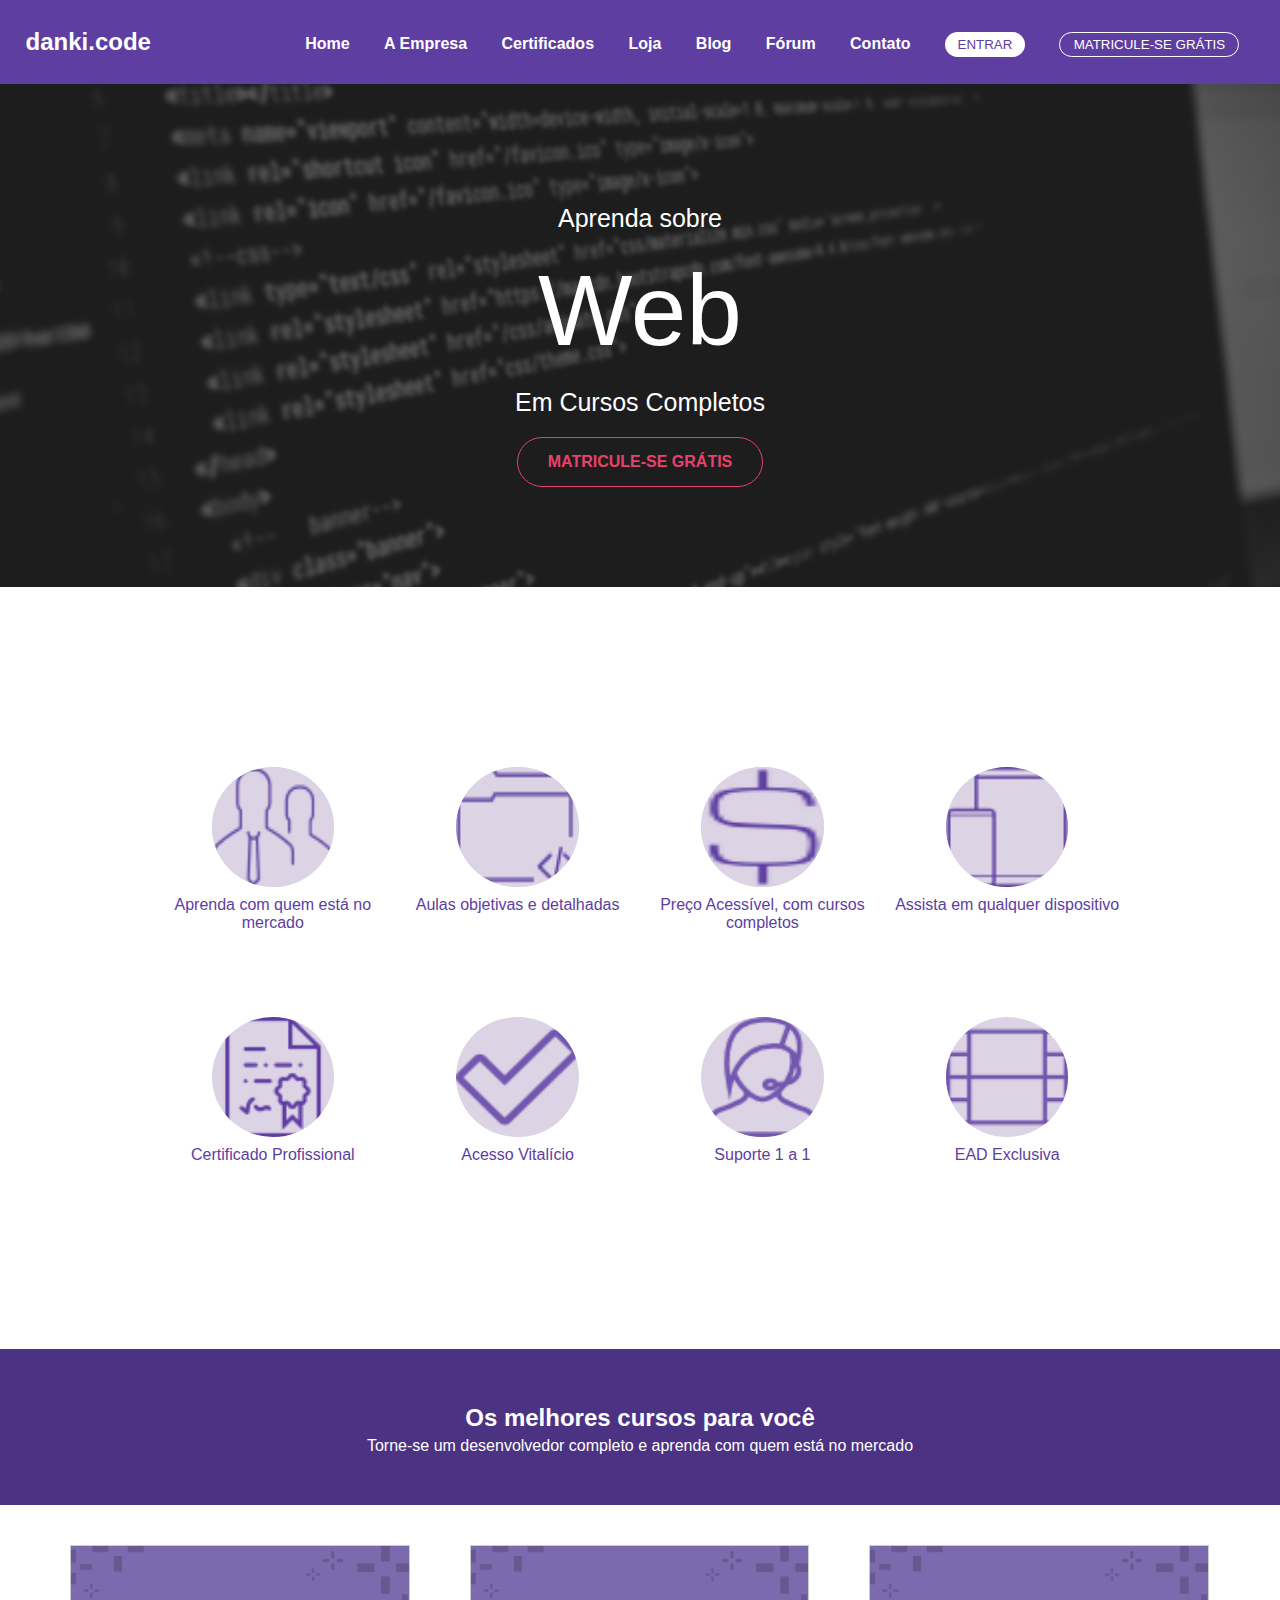
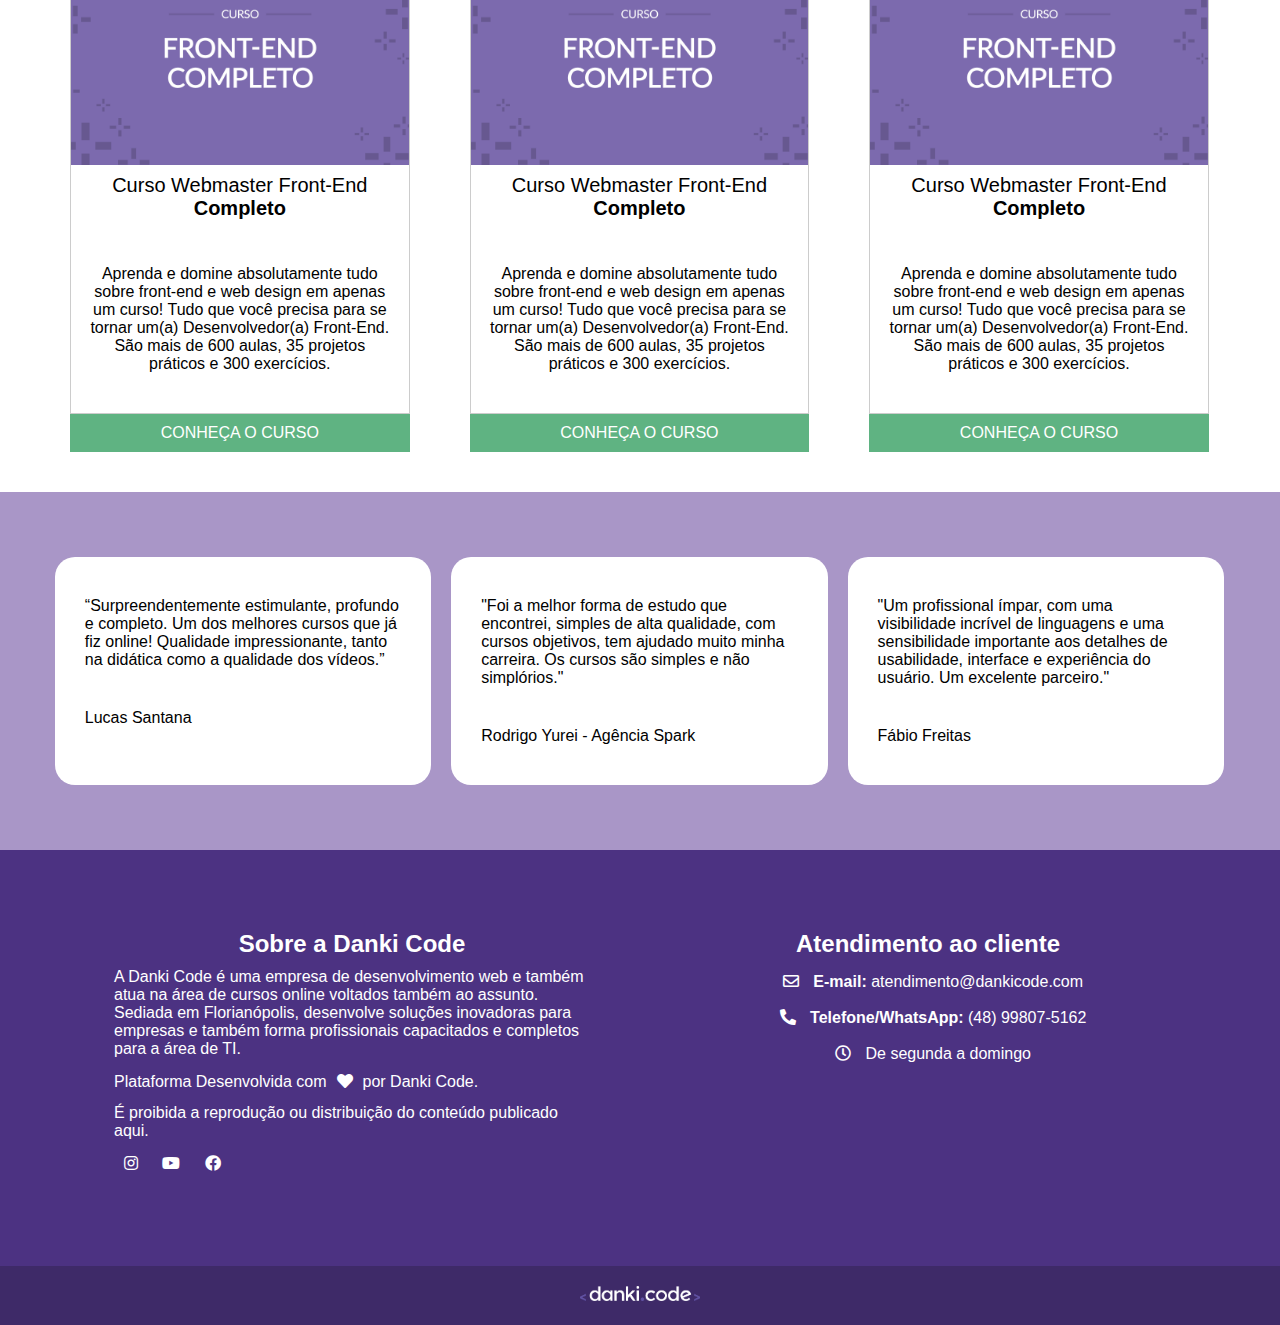
<file: DankiCodeHome/index.html>
<!DOCTYPE html>

<html lang="pt-br">
    <head>
        <meta charset="UTF-8"/>
        <meta name="author" content="Walex" />
        <meta name="description" content="Site home da danki code" />
        <meta name="keywords" content="danki code, site" />
        <title>Danki Code - Os Melhores Cursos de Programação do Brasil</title>
        <!--Font awesome-->
        <link rel="stylesheet" href="https://cdnjs.cloudflare.com/ajax/libs/font-awesome/5.11.2/css/all.css"/>
        
        <link href="css/style.css" type="text/css" rel="stylesheet" />
        <!--responsivo-->
        <meta name="viewport" content="width=device-width, initial-scale=1.0,maximum-scale=1.0"/>
        
    </head>
    
    <body>
        <header class="header-mobile">
            <div class="container">
                <input type="submit" value="ENTRAR" class="entrar"/>
                <input type="submit" value="MATRICULE-SE GRÁTIS" class="matricular"/>
            </div><!--container-->
        </header><!--header-mobile-->
        <header>
            <div class="container">
                <div class="logo left">
                    <h2><a href="https://cursos.dankicode.com/">danki.code</a></h2>
                </div><!--logo-->
                <nav class="menu-desktop right">
                    <ul>
                        <li><a href="https://cursos.dankicode.com/home">Home</a></li>
                        <li><a href="https://dankicode.com/">A Empresa</a></li>
                        <li><a href="https://cursos.dankicode.com/certificados">Certificados</a></li>
                        <li><a href="https://cursos.dankicode.com/loja">Loja</a></li>
                        <li><a href="http://blog.dankicode.com/">Blog</a></li>
                        <li><a href="https://cursos.dankicode.com/forum">Fórum</a></li>
                        <li><a href="https://cursos.dankicode.com/contato">Contato</a></li>
                        <li><input type="submit" value="ENTRAR" class="entrar"/></li>
                        <li><input type="submit" value="MATRICULE-SE GRÁTIS" class="matricular"/></li>
                    </ul>
                </nav><!--menu-desktop-->
                <nav class="menu-mobile">
                    <h2><i class="fas fa-bars"></i></h2>
                    <ul>
                        <li><a href="https://cursos.dankicode.com/home">Home</a></li>
                        <li><a href="https://dankicode.com/">A Empresa</a></li>
                        <li><a href="https://cursos.dankicode.com/certificados">Certificados</a></li>
                        <li><a href="https://cursos.dankicode.com/loja">Loja</a></li>
                        <li><a href="http://blog.dankicode.com/">Blog</a></li>
                        <li><a href="https://cursos.dankicode.com/forum">Fórum</a></li>
                        <li><a href="https://cursos.dankicode.com/contato">Contato</a></li>
                    </ul>
                </nav><!--menu-mobile-->
                <div class="clear"></div><!--clear-->
            </div><!--container-->
        </header>
        
        <section class="banner">
            <div class="container">
                <div class="conteudo-banner">
                    <p>Aprenda sobre</p>
                    <h1>Web</h1>
                    <p>Em Cursos Completos</p>
                    <input type="submit" value="MATRICULE-SE GRÁTIS">
                </div><!--conteudo-banner-->
            </div><!--container-->
        </section><!--banner-->
        
        <section class="diferencas">
            <div class="container">
                <div class="diferenciais">
                    <div class="single-diferencial w25">
                        <img src="images/icon_user.png" alt="users">
                        <p>Aprenda com quem está no mercado</p>
                    </div><!--single-diferencial-->
                    <div class="single-diferencial w25">
                        <img src="images/icon_folder.png" alt="users">
                        <p>Aulas objetivas e detalhadas</p>
                    </div><!--single-diferencial-->
                    <div class="single-diferencial w25">
                        <img src="images/icon_dolar.png" alt="users">
                        <p>Preço Acessível, com cursos completos</p>
                    </div><!--single-diferencial-->
                    <div class="single-diferencial w25">
                        <img src="images/icon_media.png" alt="users">
                        <p>Assista em qualquer dispositivo</p>
                    </div><!--single-diferencial-->
                </div><!--diferenciais-->
                <div class="diferenciais">
                    <div class="single-diferencial w25">
                        <img src="images/icon_certified.png" alt="users">
                        <p>Certificado Profissional</p>
                    </div><!--single-diferencial-->
                    <div class="single-diferencial w25">
                        <img src="images/icon_check.png" alt="users">
                        <p>Acesso Vitalício</p>
                    </div><!--single-diferencial-->
                    <div class="single-diferencial w25">
                        <img src="images/icon_support.png" alt="users">
                        <p>Suporte 1 a 1</p>
                    </div><!--single-diferencial-->
                    <div class="single-diferencial w25">
                        <img src="images/video_icon.png" alt="users">
                        <p>EAD Exclusiva</p>
                    </div><!--single-diferencial-->
                </div><!--diferenciais-->
            </div><!--container-->
        </section><!--diferencas-->
        
        <section class="melhores">
            <div class="container">
                <h2>Os melhores cursos para você</h2>
                <p>Torne-se um desenvolvedor completo e aprenda com quem está no mercado</p>
            </div><!--container-->
        </section><!--melhores-->
        
        <section class="cursos">
            <div class="container">
                <div class="cursos-all">
                    <div class="w33-cursos single-curso">
                        <div class="single-curso-info">
                            <img src="images/curso_frontend.png" alt="curso front-end"/>
                            <h3>Curso Webmaster Front-End <b>Completo</b></h3>
                            <p>Aprenda e domine absolutamente tudo sobre front-end e web design em apenas um curso! Tudo que você precisa para se tornar um(a) Desenvolvedor(a) Front-End. São mais de 600 aulas, 35 projetos práticos e 300 exercícios.</p>
                        </div><!--single-curso-info-->
                        <a href="#">CONHEÇA O CURSO</a>
                    </div><!--single-curso-->
                    <div class="w33-cursos single-curso">
                        <div class="single-curso-info">
                            <img src="images/curso_frontend.png" alt="curso front-end"/>
                            <h3>Curso Webmaster Front-End <b>Completo</b></h3>
                            <p>Aprenda e domine absolutamente tudo sobre front-end e web design em apenas um curso! Tudo que você precisa para se tornar um(a) Desenvolvedor(a) Front-End. São mais de 600 aulas, 35 projetos práticos e 300 exercícios.</p>
                        </div><!--single-curso-info-->
                        <a href="#">CONHEÇA O CURSO</a>
                    </div><!--single-curso-->
                    <div class="w33-cursos single-curso">
                        <div class="single-curso-info">
                            <img src="images/curso_frontend.png" alt="curso front-end"/>
                            <h3>Curso Webmaster Front-End <b>Completo</b></h3>
                            <p>Aprenda e domine absolutamente tudo sobre front-end e web design em apenas um curso! Tudo que você precisa para se tornar um(a) Desenvolvedor(a) Front-End. São mais de 600 aulas, 35 projetos práticos e 300 exercícios.</p>
                        </div><!--single-curso-info-->
                        <a href="#">CONHEÇA O CURSO</a>
                    </div><!--single-curso-->
                </div><!--cursos-all-->
            </div><!--container-->
        </section><!--cursos-->
        
        <section class="comentarios">
            <div class="container">
                <div class="single-comentario w33 left">
                    <div class="single-box">
                        <p>“Surpreendentemente estimulante, profundo e completo. Um dos melhores cursos que já fiz online! Qualidade impressionante, tanto na didática como a qualidade dos vídeos.”</p>
                        <p><b>Lucas Santana</b></p>
                    </div><!--single-box-->
                </div><!--single-comentario-->
                <div class="single-comentario w33 left">
                    <div class="single-box">
                        <p>"Foi a melhor forma de estudo que encontrei, simples de alta qualidade, com cursos objetivos, tem ajudado muito minha carreira. Os cursos são simples e não simplórios."</p>
                        <p><b>Rodrigo Yurei - Agência Spark</b></p>
                    </div><!--single-box-->
                </div><!--single-comentario-->
                <div class="single-comentario w33 left">
                    <div class="single-box">
                        <p>"Um profissional ímpar, com uma visibilidade incrível de linguagens e uma sensibilidade importante aos detalhes de usabilidade, interface e experiência do usuário. Um excelente parceiro."</p>
                        <p><b>Fábio Freitas</b></p>
                    </div><!--single-box-->
                </div><!--single-comentario-->
                <div class="clear"></div><!--clear-->
            </div><!--container-->
        </section><!--comentarios-->
        
        <footer class="footer1">
            <div class="container">
                <div class="informacoes w50 left">
                    <h2>Sobre a Danki Code</h2>
                    <p>A Danki Code é uma empresa de desenvolvimento web e também atua na área de cursos online voltados também ao assunto. Sediada em Florianópolis, desenvolve soluções inovadoras para empresas e também forma profissionais capacitados e completos para a área de TI.</p>
                    <p>Plataforma Desenvolvida com<i class="fas fa-heart"></i>por Danki Code.</p>
                    <p>É proibida a reprodução ou distribuição do conteúdo publicado aqui.</p>
                    
                    <p><a href="#"><i class="fab fa-instagram"></i></a> <a href="#"><i class="fab fa-youtube"></i></a> <a href="#"><i class="fab fa-facebook"></i></a></p>
                </div><!--informacoes-->
                <div class="informacoes w50 left contato">
                    <h2>Atendimento ao cliente</h2>
                    <p><i class="far fa-envelope"></i> <span>E-mail:</span> atendimento@dankicode.com</p>
                    <p><i class="fas fa-phone-alt"></i> <span>Telefone/WhatsApp:</span> (48) 99807-5162</p>
                    <p><i class="far fa-clock"></i> De segunda a domingo</p>
                </div><!--informacoes-->
                <div class="clear"></div><!--clear-->
            </div><!--container-->
        </footer><!--footer1-->
        
        <footer class="footer2">
            <div class="container">
                <a href="#"><img src="images/danki_logo.png"/></a>
            </div><!--container-->
        </footer><!--footer2-->
        
        <script src="https://code.jquery.com/jquery-3.4.1.min.js"></script>
        <!--menu-mobile-jquery-->
        <script>
            $('nav.menu-mobile h2').click(function(){
                $('nav.menu-mobile ul').slideToggle();
            });
        </script>
    </body>
</html>
</file>
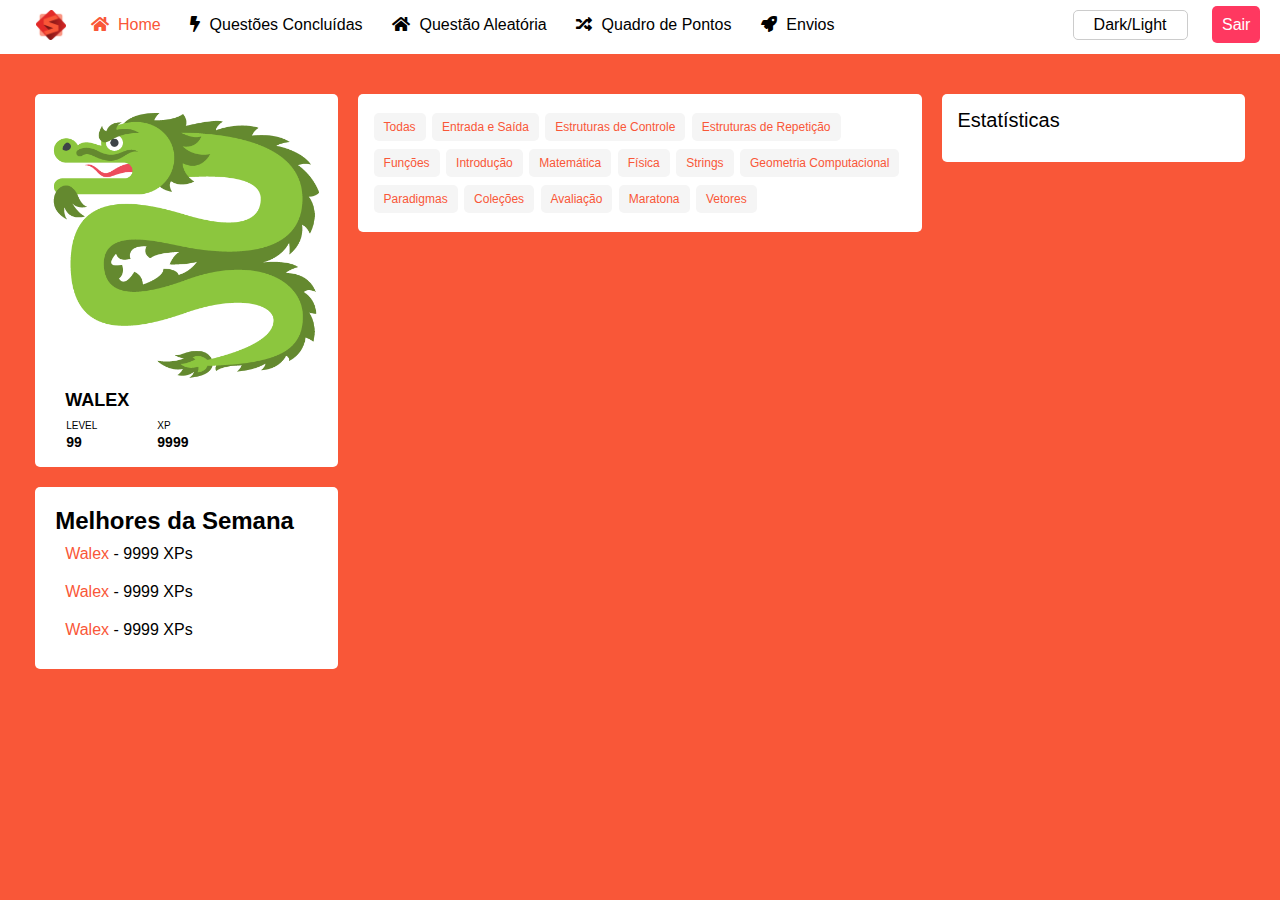
<file: homeSendit/index.html>
<!DOCTYPE html>

<html lang="pt-br">
    <!--Site original desenvolvido por Dann Luciano
    github.com/dannluciano
    -->
    <head>
        <meta charset="UTF-8"/>
        <meta name="author" content="Walex" />
        <meta name="description" content="Home" />
        <meta name="keywords" content="Home" />
        <!--Font awesome-->
        <link rel="stylesheet" href="https://cdnjs.cloudflare.com/ajax/libs/font-awesome/5.11.2/css/all.css">
        <!--css-->
        <link href="css/style.css" type="text/css" rel="stylesheet" />
        <!--responsivo-->
        <meta name="viewport" content="width=device-width, initial-scale=1.0,maximum-scale=1.0"/>
        <title>SendIT</title>
    </head>
    <body>
        <header>
            <div class="container">
                <div class="logo">
                    <a href="index.html">
                        <img src="images/logo.png"/>
                    </a>
                </div><!--logo-->
                <nav class="menu-desktop">
                    <ul>
                        <li><a href="" class="selected"><i class="fas fa-home"></i> Home</a></li>
                        <li><a href=""><i class="fas fa-bolt"></i> Questões Concluídas</a></li>
                        <li><a href=""><i class="fas fa-home"></i> Questão Aleatória</a></li>
                        <li><a href=""><i class="fas fa-random"></i> Quadro de Pontos</a></li>
                        <li><a href=""><i class="fas fa-rocket"></i> Envios</a></li>
                    </ul>
                    
                    <div class="menu-desktop-sair">
                        <input type="submit" value="Dark/Light">
                        <a href="#">Sair</a>
                    </div><!--menu-desktop-sair-->
                </nav><!--menu-desktop-->
                <nav class="menu-mobile">
                    <h2><i class="fas fa-bars"></i></h2>
                    <ul>
                        <li><a href="" class="selected"><i class="fas fa-home"></i> Home</a></li>
                        <li><a href=""><i class="fas fa-bolt"></i> Questões Concluídas</a></li>
                        <li><a href=""><i class="fas fa-home"></i> Questão Aleatória</a></li>
                        <li><a href=""><i class="fas fa-random"></i> Quadro de Pontos</a></li>
                        <li><a href=""><i class="fas fa-rocket"></i> Envios</a></li>
                        <li><input type="submit" value="Dark/Light"></li>
                        <li><a href="#" class="sair">Sair</a></li>
                    </ul>
                </nav><!--menu-mobile-->
                <div class="clear"></div><!--clear-->
            </div><!--container-->
        </header>
        
        <section>
            <div class="container">
                <div class="w25">
                    <div class="perfil">
                        <img src="images/level_73.png" alt="Level 73 imagem"/>
                        <h2>WALEX</h2>
                        <table>
                            <tr>
                                <th><small>LEVEL</small></th>
                                <th><small>XP</small></th>
                            </tr>
                            <tr>
                                <td>99</td>
                                <td>9999</td>
                            </tr>
                        </table>
                    </div><!--perfil-->
                    
                    <div class="melhores-da-semana">
                        <h2>Melhores da Semana</h2>
                        <p><a href="#">Walex</a> - 9999 XPs</p>
                        <p><a href="#">Walex</a> - 9999 XPs</p>
                        <p><a href="#">Walex</a> - 9999 XPs</p>
                    </div><!--melhores-da-semana-->
                </div><!--w25-->
                
                <div class="w50">
                    <div class="tags">
                        <a href="#">Todas</a> <a href="#">Entrada e Saída</a> <a href="#">Estruturas de Controle</a> <a href="#">Estruturas de Repetição</a> <a href="#">Funções</a> <a href="#">Introdução</a> <a href="#">Matemática</a> <a href="#">Física</a> <a href="#">Strings</a> <a href="#">Geometria Computacional</a> <a href="#">Paradigmas</a> <a href="#">Coleções</a> <a href="#">Avaliação</a> <a href="#">Maratona</a> <a href="#">Vetores</a>
                    </div><!--tags-->    
                </div><!--w50-->
                
                <div class="w25">
                    <div class="estatisticas">
                        <h2>Estatísticas</h2>
                    </div><!--estatisticas-->
                </div><!--w25-->
                <div class="clear"></div><!--clear-->
            </div><!--container-->
        </section>
        
        
        <script src="https://code.jquery.com/jquery-3.4.1.min.js"></script>
        <!--menu-mobile-jquery-->
        <script>
            $('nav.menu-mobile h2').click(function(){
                $('nav.menu-mobile ul').slideToggle();
        });
        </script>
    </body>
</html>
</file>
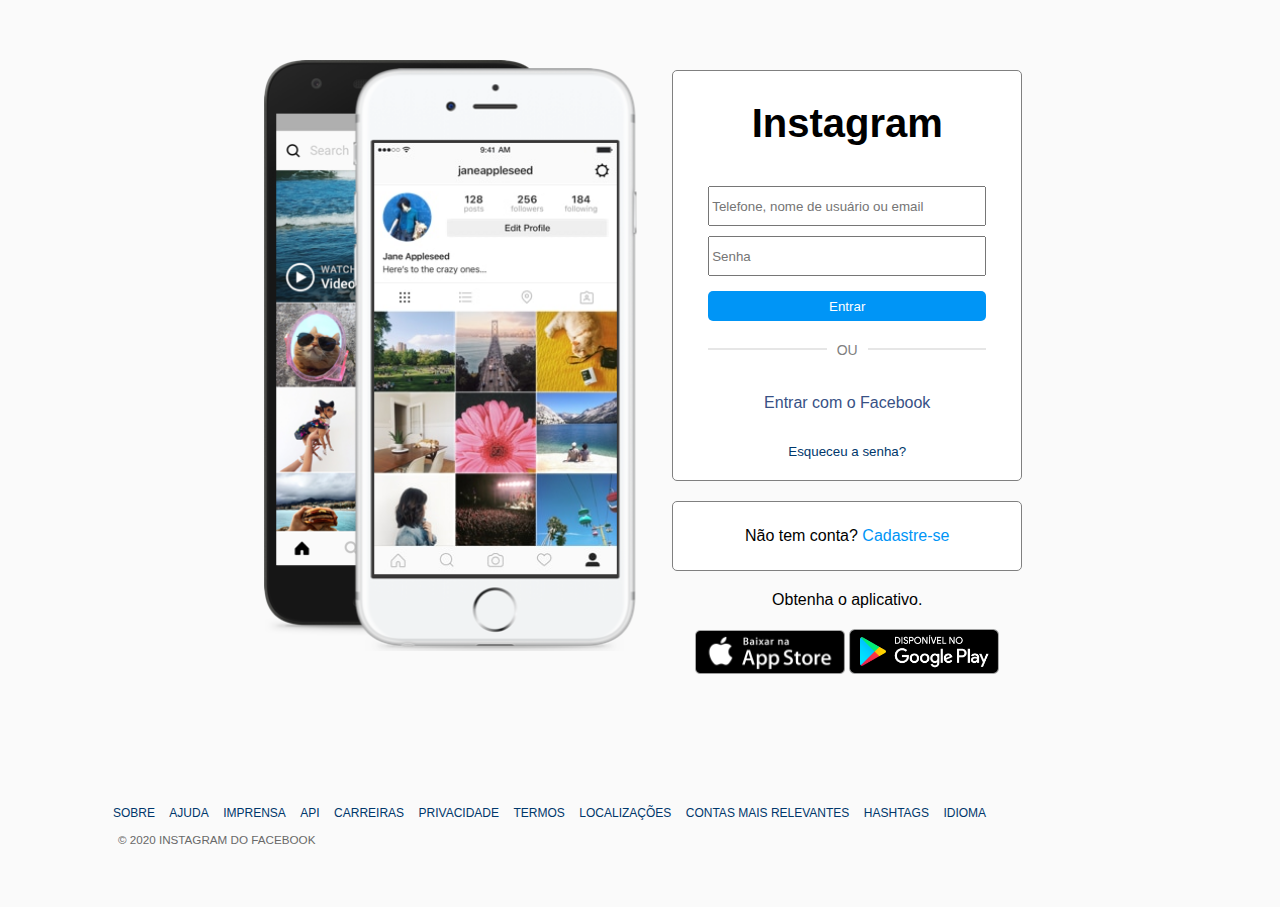
<file: loginInstagram/index.html>
<!DOCTYPE html>

<html lang="pt-br">
    <head>
        <meta name="author" content="Walex" />
        <meta name="description" content="Tela de login do Instagram" />
        <meta name="keywords" content="login, instagram" />
        <link href="css/style.css" type="text/css" rel="stylesheet" />
        <title>Instagram</title>
        
        <!--responsivo-->
        <meta name="viewport" content="width=device-width, initial-scale=1.0,maximum-scale=1.0"/>
    </head>
    
    <body>
        <section>
            <div class="container">
                <div class="box">
                    <div class="celular">
                        <img src="images/celular.png" alt="Celular com o aplicativo instagram"/>
                    </div><!--celular-->
                    <div class="login-right">
                        <div class="login">
                            <h2>Instagram</h2>
                            <form class="login-form">
                                <input type="text" placeholder="Telefone, nome de usuário ou email"><br/>
                                <input type="password" placeholder="Senha"/><br/>
                                <input type="submit" name="entrar" value="Entrar"/>
                            </form><!--login-form-->

                            <div class="line-ou"><div class="text-line"></div><span>OU</span><div class="text-line"></div>
                            </div><!--line-ou-->

                            <a href="#" class="facebook">Entrar com o Facebook</a><!--facebook-->
                            <a href="#" class="esqueceu"><small>Esqueceu a senha?</small></a><!--esqueceu-->
                        </div><!--login-->
                        <div class="conta">
                            <p>Não tem conta? <a href="#">Cadastre-se</a></p>
                        </div><!--conta-->
                        
                        <p>Obtenha o aplicativo.</p>
                        
                        <a href="#" class="store"><img src="images/appstore.png"></a><!--store-->
                        <a href="#" class="store"><img src="images/googleplay.png"></a><!--store-->
                    </div><!--login-right-->
                </div><!--box-->
            </div><!--container-->
        </section>
        
        <footer>
            <div class="container">
                <div class="rodape">
                    <a href="#">SOBRE</a>
                    <a href="#">AJUDA</a>
                    <a href="#">IMPRENSA</a>
                    <a href="#">API</a>
                    <a href="#">CARREIRAS</a>
                    <a href="#">PRIVACIDADE</a>
                    <a href="#">TERMOS</a>
                    <a href="#">LOCALIZAÇÕES</a>
                    <a href="#">CONTAS MAIS RELEVANTES</a>
                    <a href="#">HASHTAGS</a>
                    <a href="#">IDIOMA</a>
                    <p><small>© 2020 INSTAGRAM DO FACEBOOK</small></p>
                </div><!--rodape-->
            </div><!--container-->
        </footer>
    </body>
</html>
</file>
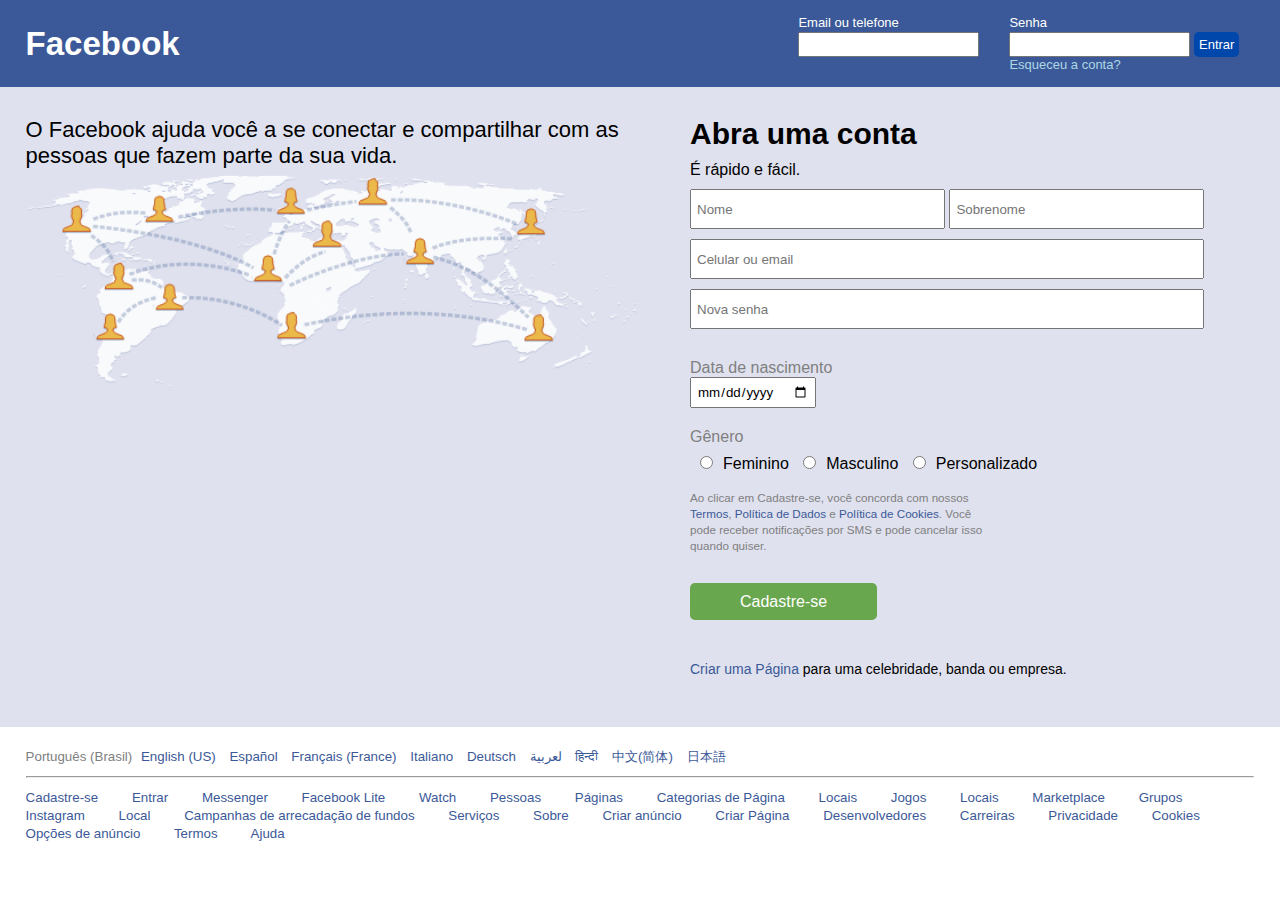
<file: PagInicalFacebook/index.html>
<!DOCTYPE html>

<html lang="pt-br">
    <head>
        <meta charset="UTF-8"/>
        <meta name="author" content="Walex"/>
        <meta name="description" content="Página de cadastro do facebook" />
        <meta name="keywords" content="facebook, cadastro, login" />
        <meta name="viewport" content="width=device-width; initial-scale=1.0;maximum-scale=1.0"/>
        
        <link href="css/style.css" type="text/css" rel="stylesheet" />
        
        <title>Facebook - entre ou cadastre-se</title>
    </head>
    
    <body>
        <header>
            <div class="container">
                <div class="logo">
                    <h2>Facebook</h2>
                </div><!--logo-->
                <div class="login">
                    <form>
                        <div class="login-dados">
                            <label for="email">Email ou telefone</label><br/>
                            <input type="text" id="email" name="email">
                        </div><!--login-dados-->
                        <div class="login-dados">
                            <label for="senha">Senha</label><br/>
                            <input type="passoword" id="senha" name="senha">
                            <a href="#" class="entrar">Entrar</a>
                            <a href="#" class="esqueceu">Esqueceu a conta?</a>
                        </div><!--login-dados-->
                    </form>
                </div><!--login-->
                <div class="clear"></div><!--clear-->
            </div><!--container-->
        </header>
        
        <section class="principal">
            <div class="container">
                <div class="conexao">
                    <p>O Facebook ajuda você a se conectar e compartilhar com as pessoas que fazem parte da sua vida.</p>
                    <img src="imagens/conectado.png"/>
                </div><!--conexao-->
                <div class="clear"></div>
                <div class="cadastro">
                    <h1>Abra uma conta</h1>
                    <p>É rápido e fácil.</p>
                    <form>
                        <div class="nome-sobrenome">
                            <input type="text" id="nome" name="nome" placeholder="Nome" />
                            <input type="text" id="sobrenome" name="sobrenome" placeholder="Sobrenome"/>
                        </div><!--nome-sobrenome-->
                        
                        <div class="senha-email">
                            <input type="text" id="telefone" name="telefone" placeholder="Celular ou email"/><br/>
                            <input type="passoword" id="pass" name="pass" placeholder="Nova senha"/>
                        </div><!--senha-email-->
                        
                        <div class="nascimento">
                            <label for="data">Data de nascimento</label><br/>
                            <input type="date" name="nascimento">
                        </div><!--nascimento-->
                        
                        <div class="cadastro-genero">
                            <label for="genero">Gênero</label><br/>
                            <input type="radio" name="genero" />Feminino
                            <input type="radio" name="genero" />Masculino
                            <input type="radio" name="genero" />Personalizado
                        </div><!--cadastro-genero-->
                        
                        <div class="termos">
                            <p><small>Ao clicar em Cadastre-se, você concorda com nossos <a href="#">Termos</a>, <a href="#">Política de Dados</a> e <a href="#">Política de Cookies</a>. Você pode receber notificações por SMS e pode cancelar isso quando quiser.</small></p>
                        </div><!--termos-->
                        
                        <a href="#" class="cadastre-se">Cadastre-se</a><!--cadastre-se-->
                    </form>
                    
                    <p class="criar-pagina"><a href="#">Criar uma Página</a> para uma celebridade, banda ou empresa.</p>
                </div><!--cadastro-->
                <div class="clear"></div>
            </div><!--container-->
        </section><!--principal-->
        
        <footer class="rodape">
            <div class="container">
                <div class="linguas">
                    <p><small>Português (Brasil) <a href="#" class="linguas-ancoragem">English (US)</a> <a href="#" class="linguas-ancoragem">Español</a> <a href="#" class="linguas-ancoragem">Français (France)</a> <a href="#" class="linguas-ancoragem">Italiano</a> <a href="#" class="linguas-ancoragem">Deutsch</a> <a href="#" class="linguas-ancoragem">لعربية</a> <a href="#" class="linguas-ancoragem">हिन्दी</a> <a href="#" class="linguas-ancoragem">中文(简体)</a> <a href="#" class="linguas-ancoragem">日本語</a></small></p>
                </div><!--linguas-->
                <hr>
                <div class="tags">
                    <p><small><a href="#">Cadastre-se</a> <a href="#">Entrar</a> <a href="#">Messenger</a> <a href="#">Facebook Lite</a> <a href="#">Watch</a> <a href="#">Pessoas</a> <a href="#">Páginas</a> <a href="#">Categorias de Página</a> <a href="#">Locais</a> <a href="#">Jogos</a> <a href="#">Locais</a> <a href="#">Marketplace</a> <a href="#">Grupos</a> <a href="#">Instagram</a> <a href="#">Local</a> <a href="#">Campanhas de arrecadação de fundos</a> <a href="#">Serviços</a> <a href="#">Sobre</a> <a href="#">Criar anúncio</a> <a href="#">Criar Página</a> <a href="#">Desenvolvedores</a> <a href="#">Carreiras</a> <a href="#">Privacidade</a> <a href="#">Cookies</a> <a href="#">Opções de anúncio</a> <a href="#">Termos</a> <a href="#">Ajuda</a></small></p>
                </div><!--tags-->
            </div><!--container-->
        </footer><!--rodape-->
        
    </body>
</html>
</file>
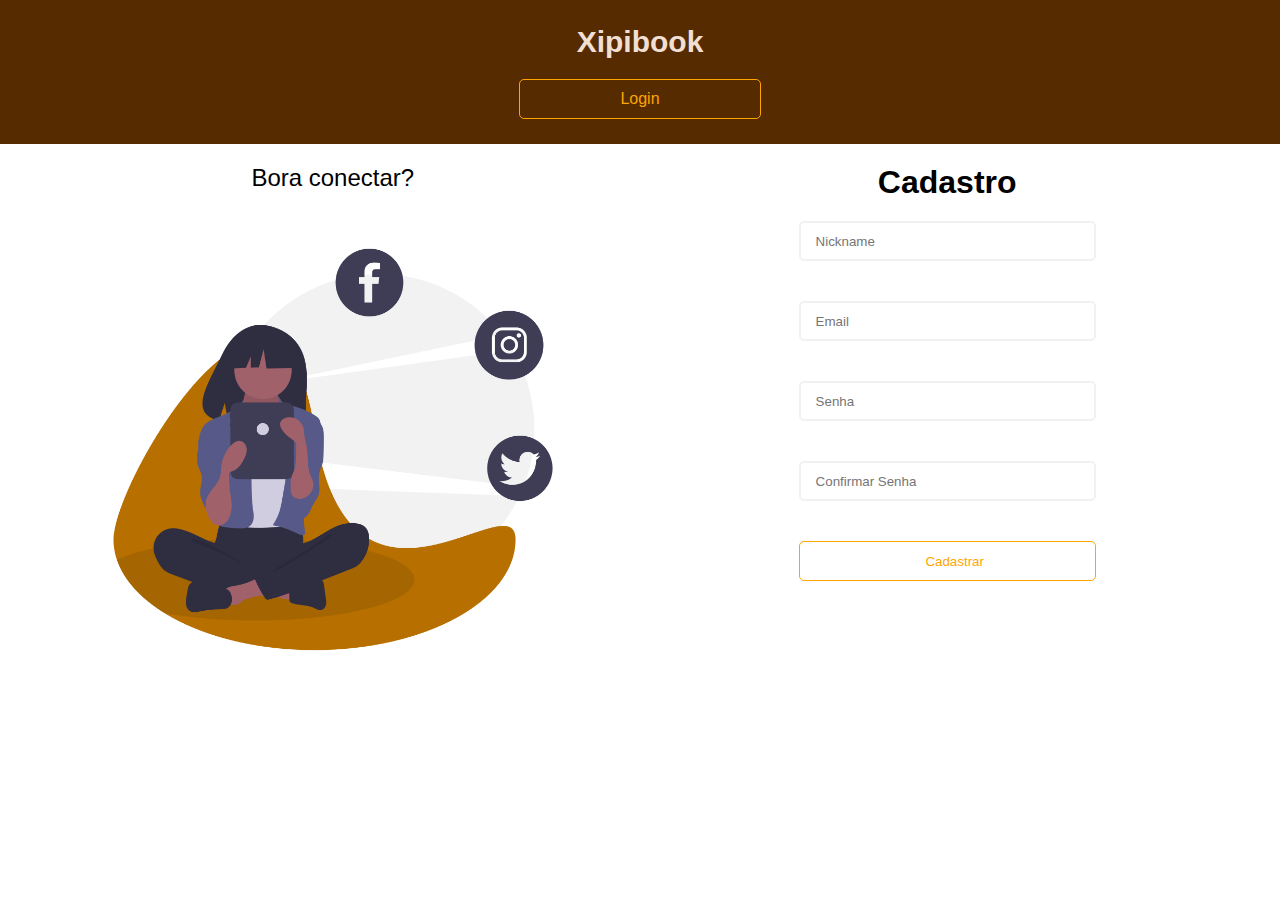
<file: redesocial/index.html>
<!DOCTYPE html>

<html lang="pt-br">
    <head>
        <meta charset="utf-8"/>
        <meta name="author" content="Walex"/>
        <meta name="description" content="Rede social" />
        <meta name="keywords" content="rede, social, web" />
        
        <!--css-->
        <link href="css/style.css" rel="stylesheet" type="text/css"/>
        
        <title>Xipibook</title>
        
        <!--responsivo-->
        <meta name="viewport" content="width=device-width, initial-scale=1.0,maximum-scale=1.0"/>
    </head>
    <body>
        
        <header>
            <div class="container">
                <div class="logo center">
                    <h2>Xipibook</h2>
                    <a href="#">Login</a>
                </div><!--logo-->
            </div><!--container-->
        </header>
        
        <section>
            <div class="container">
                <div class="conectado w50 left">
                    <h3>Bora conectar?</h3>
                    <img src="images/conectado.png"/>
                </div><!--conectado-->
                <div class="cadastro w50 left">
                    <h2>Cadastro</h2>
                    <form>
                        <input type="text" placeholder="Nickname"/><br/>
                        <input type="text" placeholder="Email"/><br/>
                        <input type="password" placeholder="Senha"/><br/>
                        <input type="password" placeholder="Confirmar Senha"/><br/>
                        
                        <input type="submit" value="Cadastrar" />
                    </form>
                </div><!--cadastro-->
                <div class="clear"></div><!--clear-->
            </div><!--container-->
        </section>
    </body>
</html>
</file>
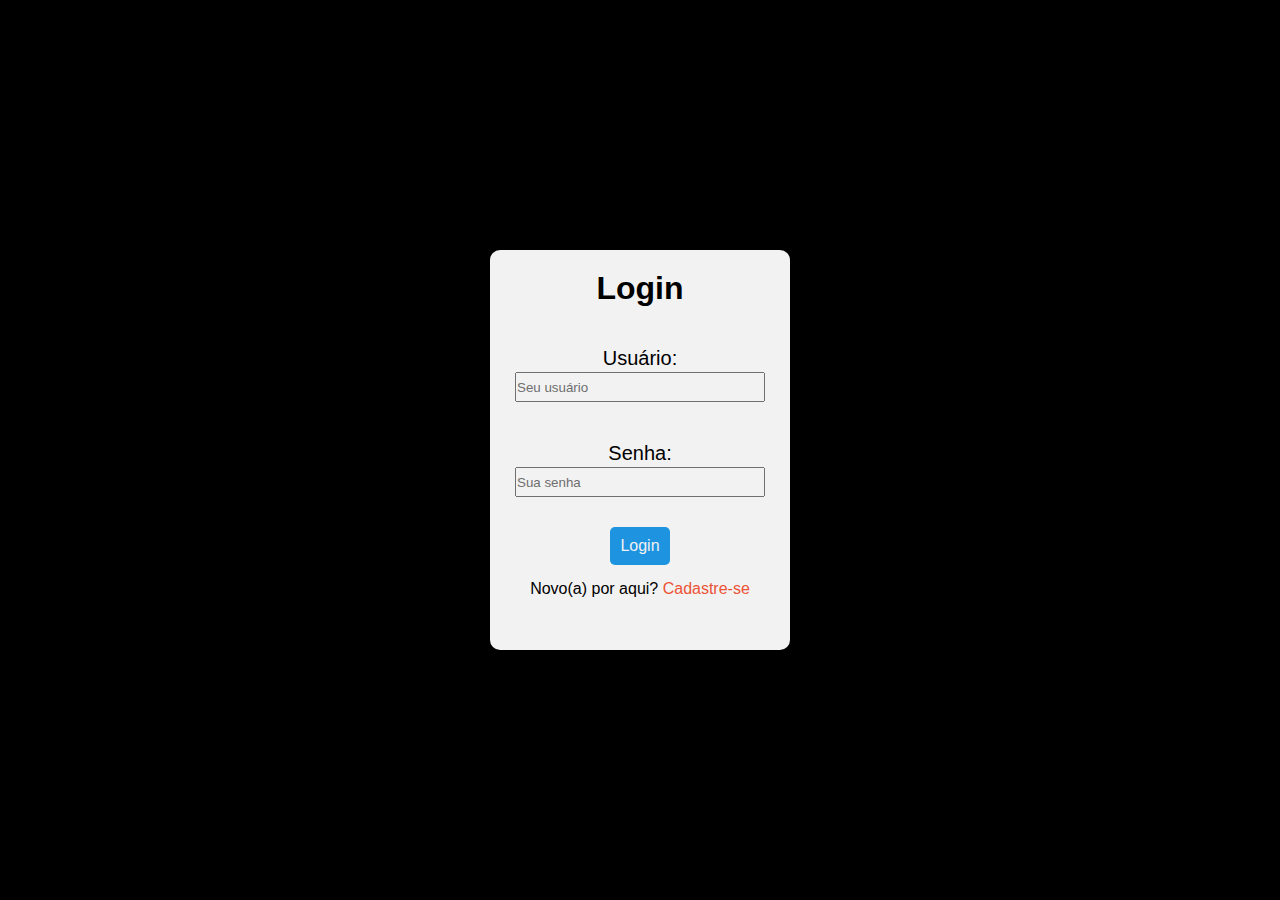
<file: teladelogin/index.html>
<!DOCTYPE html>

<html lang="pt-br">
    <head>
        <meta charset="UTF-8" />
        <meta name="author" content="Walex" />
        <meta name="description" content="Tela de login" />
        <link href="css/style.css" type="text/css" rel="stylesheet" />
        <meta name="viewport" content="width=device-width, initial-scale=1.0,maximum-scale=1.0"/>
        <title>Login</title>
    </head>
    
    <body>
        <div class="box">
            <div class="titulo">
                <h1>Login</h1>
            </div><!--titulo-->    
            <div class="login">
                <form>
                    <div class="forms">
                        <label for="usuario">Usuário:</label><br/>
                        <input type="text" id="usuario" name="usuario" placeholder="Seu usuário"><br>
                    </div><!--forms-->
                    <div class="forms">
                        <label for="senha">Senha:</label><br/>
                        <input type="password" id="senha" name="senha" placeholder="Sua senha"><br>
                    </div><!--forms-->
                </form>
                <div class="botao">
                    <a href="#">Login</a>
                </div><!--botao-->
                    
                <div class="cadastre-se">Novo(a) por aqui? <a href="#">Cadastre-se</a></div><!--cadastre-se-->                    
            </div><!--login-->
        </div><!--box-->
    </body>
</html>
</file>
<file: DankiCodeHome/css/style.css>
*{
    margin: 0;
    padding: 0;
    box-sizing: border-box;
    font-family: Arial, Helvetica, sans-serif;
}

/*Classes auxiliares*/

.container{
    margin: 0 auto;
    padding: 0 2%;
    max-width: 1280px;
}

.clear{
    clear: both;
}

.w50{
    width: 50%;
}

.left{
    float: left;
}

.right{
    float: right;
}
.center{
    margin: 0 auto;
}
.w25{
    width: 25%;
}

.w33{
    width: 33.3%;
}

.w33-cursos{
    width: 33.3%;
}


/*Classes do site*/

header.header-mobile{
    text-align: center;
    display: none;
    padding: 30px 0;
    background-color: #4c3282;
}

header{
    background: #5e3ea1;
}

.logo{
    padding: 28px 0;
}

.logo h2 a{
    color: #fff;
    text-decoration: none;
}

nav.menu-desktop{
    position: relative;
    top: 32px;
}

nav.menu-desktop ul li{
    display: inline-block;
    margin: 0 15px;
}

nav.menu-desktop ul li a{
    color: #fff;
    text-decoration: none;
    font-weight: bold;
}

nav.menu-desktop ul li a:hover{
    color: darkorchid;
}

.entrar{
    display: inline-block;
    border: 0;
    width: 80px;
    height: 25px;
    border-radius: 15px;
    color: #5e3ea1;
    background: #fff;
    cursor: pointer;
}

.matricular{
    display: inline-block;
    background: none;
    color: #fff;
    height: 25px;
    width: 180px;
    border-radius: 15px;
    border: 0;
    border: 1px solid #fff;
    cursor: pointer;
}

nav.menu-mobile{
    display: none;
    margin: 30px 0;
    float: right;
}

nav.menu-mobile h2{
    cursor: pointer;
    color: #fff;
}

nav.menu-mobile li{
    padding: 8px 0;
}

nav.menu-mobile a{
    display: block;
    text-decoration: none;
    color: #5e3ea1;
}

nav.menu-mobile ul{
    display: none;
    text-align: center;
    width: 100%;
    background-color: #fff;
    position: absolute;
    left: 0;
    top: 170px;
    z-index: 999;
}

/*Section banner*/

section.banner{
    padding: 100px;
    background-image: url(../images/banner-home.png);
    text-align: center;
    background-size: cover;
    
    color: #fff;
}

.conteudo-banner p{
    font-size: 25px;
    margin: 20px 0;
}

.conteudo-banner h1{
    font-size: 100px;
    margin: 5px 0;
    font-weight: normal;
}

.conteudo-banner input{
    display: inline-block;
    border: 0;
    background: none;
    color: #e7426b;
    border: 1px solid #e7426b;
    border-radius: 30px;
    font-weight: bold;
    font-size: 16px;
    padding: 15px 30px;
    cursor: pointer;
}

/*diferenciais*/
section.diferencas{
    padding: 100px 130px;
}
.diferenciais{
    display: flex;
    flex-wrap: wrap;
    margin: 80px 0;
}

.single-diferencial{
    text-align: center;
    color: #5e3ea1;
}

.single-diferencial p{
    margin: 5px 0;
}


.single-diferencial img{
    display: inline-block;
    width: 50%;
    background-color: #dcd4e5;
    height: 120px;
    border-radius: 50%;
}

/*Melhores cursos*/
section.melhores{
    background-color: #4c3282;
    padding: 50px 2px;
    text-align: center;
    color: #fff;
}
section.melhores h2{
    margin: 5px 0;
}

section.melhores p{
    font-weight: lighter;
}

/*Cursos*/

section.cursos{
    padding: 40px 15px;
}

.cursos-all{
    display: flex;
    flex-wrap: wrap;
}

.single-curso{
    text-align: center;
    padding: 0 30px;
}
.single-curso h3{
    padding: 5px 15px;
    font-weight: normal;
    font-size: 20px;
}
.single-curso p{
    padding: 40px 15px;
}

.single-curso-info{
    border: 1px solid #ccc;
}

.single-curso img{
    width: 100%;
}

.single-curso a{
    display: inline-block;
    width: 100%;
    color: #fff;
    padding: 10px 0;
    background-color: #5fb382;
    text-decoration: none;
}

/*Sessão Comentarios*/

section.comentarios{
    background-color: #a996c7;
    padding: 60px 20px;
}

section.comentarios .container{
    display: flex;
    flex-wrap: wrap;
}

.single-comentario{
    display: flex;
    flex-wrap: wrap;
    padding: 5px 10px;
}

.single-box{
    display: inline-block;
    background-color: #fff;
    padding: 20px;
    border-radius: 20px;
}
.single-box p{
    font-weight: lighter;
    padding: 20px 10px;
}

/*Sessão footer*/
footer.footer1{
    background-color: #4c3282;
    padding: 20px 40px;
    color: #fff;
}

.informacoes{
    padding: 60px 50px;
    font-weight: lighter;
    text-align: left;
}

.informacoes h2{
    text-align: center;
}

.informacoes p{
    margin: 10px 0;
}
.informacoes span{
    font-weight: bold;
}
.informacoes i{
    margin: 5px 10px;
    color: #fff;
}

.contato{
    text-align: center;
}

/*Sessão footer2*/

footer.footer2{
    background-color: #3e2a68;
    text-align: center;
}

footer.footer2 img{
    height: 15px;
    margin: 20px 0;
}

@media screen and (max-width: 1170px){
    header.header-mobile{
        display: block;
    }
    
    nav.menu-mobile{
        display: block;
    }
    
    nav.menu-mobile ul{
        display: none;
    }
    nav.menu-desktop{
        display: none;
    }
    header.header-mobile .entrar{
        margin: 5px;
    }

    header.header-mobile .matricular{
        margin: 5px;
    }

}

@media screen and (max-width: 968px){
    .w33{
        width: 100%;
    }
    
    .w33-cursos{
        width: 50%;
        margin-top: 20px;
    }
    
    .w25{
        margin-top: 25px;
        width: 50%;
    }
    
}

@media screen and (max-width: 550px){
    .w25{
        width: 100%;
    }
    
    .w33-cursos{
        width: 100%;
    }
    
    .w50{
        width: 100%;
    }
    
    .informacoes{
        text-align: center;
        padding: 5px 0;
    }
    
    section.banner{
        padding: 50px;
    }
    
    .single-comentario{
        padding: 15px 0;
    }

    .single-box{
        padding: 5px;   
    }
    
    section.diferencas{
        padding: 100px 10px;
    }
}

@media screen and (max-width: 310px){
    
    header.header-mobile .matricular{
        margin-top: 10px;
    }
    
    section.melhores{
        background-color: #4c3282;
        padding: 50px 2px;
        text-align: center;
        color: #fff;
    }
    section.melhores h2{
        margin: 5px 0;
        font-size: 18px;
    }

    section.melhores p{
        font-size: 14px;
    }
    
    section.banner{
        text-align: center;
    }

    .conteudo-banner p{
        font-size: 30px;
        margin: 20px 0;
    }

    .conteudo-banner h1{
        font-size: 50px;
        margin: 5px 0;
        font-weight: normal;
    }

    .conteudo-banner input{
        display: block;
        border-radius: 30px;
        font-size: 12px;
        padding: 15px 20px;
        cursor: pointer;
    }
    
    
}
</file>
<file: homeSendit/css/style.css>
*{
    margin: 0;
    padding: 0;
    box-sizing: border-box;
    font-family: Arial, Helvetica, sans-serif;
}

html, body{
    background-color: #f95738;
}

/*Classes Auxiliares*/

.container{
    max-width: 1280px;
    padding: 0 2%;
    margin: 0 auto;
}

.clear{
    clear: both;
}

.w25{
    float: left;
    width: 25%;
}

.w50{
    float: left;
    width: 50%;
}

/*Classes do site*/

/*header*/

header{
    background-color: #fff;
}

.logo{
    float: left;
    width: 30px;
    margin: 10px 10px;
}

.logo img{
    width: 100%;
}

.menu-desktop{
    position: relative;
    top: 16px;
}

.menu-desktop ul li{
    padding: 0 10px;
    list-style: none;
    display: inline-block;
}

i{
    padding: 0 5px;
}

.menu-desktop ul{
    float: left;  
}

.menu-desktop ul li a{
    text-decoration: none;
    color: black;
}

.menu-desktop ul li a:hover{
    color: deepskyblue;
}

.menu-desktop-sair{
    margin: -6px;
    float: right;
}

.menu-desktop-sair input{
    border: 0;
    background-color: #fff;
    border: 1px solid #ccc;
    padding: 5px 20px;
    border-radius: 5px;
    font-size: 16px;
    cursor: pointer;
}

.menu-desktop-sair input:hover{
    border-color: black;
}

.menu-desktop-sair a{
    text-decoration: none;
    padding: 10px;
    border-radius: 5px;
    background-color: #ff3860;
    color: #fff;
    margin-left: 20px;
}

nav.menu-mobile ul li a.selected{
    color: #f95738;
}

nav.menu-desktop ul li a.selected{
    color: #f95738;
}

nav.menu-mobile{
    display: none;
    margin: 10px 0;
    float: right;
}

nav.menu-mobile h2{
    cursor: pointer;
}

nav.menu-mobile li{
    padding: 8px 0;
}

nav.menu-mobile ul li:hover{
    border-bottom: 1px solid deepskyblue;
}

nav.menu-mobile a{
    color: black;
    display: block;
    text-decoration: none;
}

.menu-mobile input{
    border: 0;
    background-color: #fff;
    border: 1px solid #ccc;
    padding: 5px 20px;
    border-radius: 5px;
    font-size: 16px;
    cursor: pointer;
    display: inline-block;
}

.menu-desktop-sair a{
    text-decoration: none;
    padding: 10px;
    border-radius: 5px;
    background-color: #ff3860;
    color: #fff;
    margin-left: 20px;
}

.menu-mobile ul li a.sair{
    text-decoration: none;
    padding: 10px;
    border-radius: 5px;
    background-color: #ff3860;
    color: #fff;
    display: inline-block;
}

nav.menu-mobile ul{
    display: none;
    text-align: center;
    width: 100%;
    background-color: #fff;
    position: absolute;
    left: 0;
    top: 54px;
    z-index: 999;
}


/*Section principal*/

section{
    padding: 40px 10px;
}

.perfil{
    width: 100%;
    background-color: #fff;
    border-radius: 5px;
}

.perfil img{
    padding: 10px 10px 0 10px;
    width: 100%;
}

.perfil h2{
    font-size: 18px;
    padding: 0 30px;
}

.perfil table{
    font-size: 12px;
    padding: 5px 0 15px 0;
}

.perfil tr th{
    font-weight: lighter;
    padding: 0px 29px;
    text-align: left;
}

.perfil tr td{
    font-size: 14px;
    font-weight: bold;
    padding: 0px 29px;
}

/*melhores-da-semana*/

.melhores-da-semana{
    background-color: #fff;
    border-radius: 5px;
    padding: 20px;
    margin-top: 20px;
}

.melhores-da-semana p{
    padding: 10px;
}

.melhores-da-semana a{
    text-decoration: none;
    color: #f95738;
}

/*tags*/

.tags{
    background: #fff;
    margin: 0 20px;
    border-radius: 5px;
    padding: 15px;
}

.tags a{
    font-weight: lighter;
    font-size: 12px;
    display: inline-block;
    text-decoration: none;
    color: #f95738;
    padding: 7px 10px;
    background-color: #f5f5f5;
    margin: 4px 1px;
    border-radius: 5px;
}

/*Estatísticas*/

.estatisticas{
    background: #fff;
    border-radius: 5px;
    padding: 15px 15px 30px 15px;
}

.estatisticas h2{
    font-weight: normal;
    font-size: 20px;
}

@media screen and (max-width: 1050px){
    nav.menu-desktop{
        display: none;
    }
    nav.menu-mobile{
        display: block;
    }
}

@media screen and (max-width: 768px){
    .w50{
        width: 100%;
    }
    
    .perfil h2{
        padding: 0 42px;
    }
    
    .perfil tr th{
        padding: 0px 40px;
    }

    .perfil tr td{
        padding: 0px 40px;
    }
    
    .perfil{
        margin-bottom: 20px;
    }
    
    .estatisticas{
        margin: 10px 0;
        text-align: center;
    }
    
    .melhores-da-semana{
        margin: 10px 0;
        text-align: center;
    }
    
    .tags{
        margin: 10px 0;
    }
    
    .w25{
        width: 100%;
    }
}
</file>
<file: loginInstagram/css/style.css>
*{
    padding: 0;
    margin: 0;
    box-sizing: border-box;
}

html, body{
    background-color: #fafafa;
    font-family: Arial, Helvetica, sans-serif;
}

/*Classe auxiliar*/
.container{
    max-width: 1280px;
    padding: 0 2%;
    margin: 0 auto;
}

/*Classes do site*/

/*Section principal*/
.box{
    text-align: center;
    padding: 40px 0 30px 0;
}

.box .celular{
    padding: 15px 0;
    display: inline-block;
    width: 380px;
}

.login-right{
    display: inline-block;
    vertical-align: top;
    margin-left: 30px;
    margin-top: 30px;
}

.box .celular img{
    width: 100%;
}

.box .login{
    vertical-align: top;
    display: inline-block;
    border: 1px solid gray;
    background-color: #fff;
    
    width: 350px;
    border-radius: 5px; 
}

.box .login h2{
    padding: 30px;
    font-size: 40px;
}

.login .login-form{
    padding: 5px 35px;
}

.box .login input{
    margin: 5px 0;
    padding: 2px;
    width: 100%;
    height: 40px;
}

.box .login-form [type=submit]{
    border: 0;
    background-color: rgba(0,149,246,1);
    color: #fff;
    margin: 10px 0;
    height: 30px;
    border-radius: 5px;
}

.line-ou{
    padding: 5px 35px;
}

.text-line{
    background-color: grey;
    height: 2px;
    display: inline-block;
    width: 118.5px;
    opacity: 0.2;
    margin: 5px 0;
}

.line-ou span{
    display: inline-block;
    padding: 0px 10px;
    color: grey;
    font-size: 14px;
}

a{
    text-decoration: none;
}

.facebook{
    display: block;
    color: #385185;
    margin: 30px 0;
}

.esqueceu{
    margin-bottom: 20px;
    display: block;
    color: #00376b;
}

/*Caixa "não tem conta"*/

.conta{
    width: 350px;
    background: #fff;
    padding: 25px;
    border: 1px solid gray;
    border-radius: 5px;
    margin: 20px 0;
    font-weight: lighter;
}

.conta a{
    color: #0095f6;
}

.login-right .store img{
    width: 150px;
    margin: 20px 0;
}

/*Footer*/

footer{
    padding: 75px 50px 50px 85px;
}

div.rodape{
    text-align: left;
}

div.rodape a{
    padding: 0 5px;
    font-size: 12px;
    color: #00376b;
}
div.rodape p{
    margin: 10px;
    font-size: 14px;
    color: dimgrey;
}


@media screen and (max-width: 820px){
    .box .celular{
        display: none;
    }
    
    .login-right{
        margin-left: 0;
    }
}
@media screen and (max-width: 380px){
    
    .login-right .login{
        width: 250px;
    }
    
    .text-line{
        width: 68.5px;
    }
    
    .box .login input{
        height: 50px;
    }
    .box .login-form [type=submit]{
        height: 50px;   
    }
    
    .conta{
        width: 250px;
        padding: 15px;
        margin: 20px 50px;
    }
    
    footer{
        padding: 40px;
    }
    
    div.rodape a{
        display: inline-block;
        text-align: center;
        padding: 5px;
    }
    
    .login-right .store img{
        text-align: center;
        display: inline-block;
        width: 150px;
        margin: 20px 50px;
    }
}
    
}
</file>
<file: PagInicalFacebook/css/style.css>
*{
    margin: 0;
    padding: 0;
    box-sizing: border-box;
    font-family: Arial, Helvetica, sans-serif;
}

/*Classes auxiliares*/
.container{
    padding: 0 2%;
    margin: 0 auto;
    max-width: 1280px;
}

.clear{
    clear: both;
}

/*Classes do site*/


/*Sessao Header*/
header{
    position: relative;
    background-color: #3b5998;
}

.logo{
    float: left;
    position: relative;
    top: 5px;
    font-size: 22px;
    color: #fff;
    padding-top: 20px;
}

.login{
    float: right;
    color: #fff;
    font-size: 13px;
}

.login .esqueceu{
    display: block;
    color: #add8e6;
    text-decoration: none;
}

.login .esqueceu:hover{
    text-decoration: underline;
}

.login .login-dados{
    float: left;
    padding: 15px;
}

.login-dados input{
    margin-top: 2px;
    height: 25px;
}

.login-dados .entrar {
    text-decoration: none;
    background-color: #0047ab;
    color: #fff;
    padding: 5px;
    border-radius: 5px;
}

/*Sessao principal*/

section{
    background-color: #dfe1ee;
}

.principal .container{
    padding-top: 30px;
    display: flex;
    flex-wrap: wrap;
}

.conexao{
    width: 50%;
    float: left;
    font-size: 22px;
    color: black;
}
.conexao img{
    width: 100%;
}

.cadastro{
    position: relative;
    width: 50%;
    float: right;
    padding: 0 50px; 
}

.cadastro h1{
    font-size: 30px;
}

.cadastro p{
    padding: 10px 0;
}

.nome-sobrenome input{
    height: 40px;
    padding-left: 5px;
    width: calc(50% - 2.25px);
    margin-bottom: 10px;

}

.senha-email input{
    margin-bottom: 10px;
    width: 100%;
    height: 40px;
    padding-left: 5px;
}

.nascimento{
    margin: 20px 0;
    color: gray;
}

.nascimento input{
    padding: 5px;
}

.cadastro-genero{
    font-weight: normal;
}

.cadastro-genero label{
    color: gray;
}

.cadastro-genero input{
    margin: 10px 10px;
}

.cadastro a{
    text-decoration: none;
}

.termos{
    width: 60%;
    font-size: 14px;
    margin-bottom: 30px;
    color: grey;
}

.termos a{
    color: #3b5998;
}

.termos a:hover{
    text-decoration: underline;
}

.cadastre-se{
    padding: 10px 50px;
    background-color: #69a74e;
    border-radius: 5px;
    color: #fff;
    
}

p.criar-pagina{
    padding: 50px 0;
    font-size: 14px;
    
}

p.criar-pagina a{
    color: #3b5998;
    font-weight: normal;
}

/*Footer*/

footer.rodape{
    padding: 20px 0;
    color: gray;
}

.linguas .linguas-ancoragem{
    text-decoration: none;
    color: #3b5998;
    padding: 0 5px;
}

.linguas .linguas-ancoragem:hover{
    text-decoration: underline;
}

hr{
    margin: 10px 0;
}

.tags a{
    text-decoration: none;
    padding-right: 30px;
    color: #3b5998;
}

.tags a:hover{
    text-decoration: underline;
}


@media screen and (max-width: 1024px){
    .login{
        margin-right: 0;
    }
    
    .cadastro{
        padding: 0 20px;
    }
}

/*834*/

@media screen and (max-width: 834px){
    .nome-sobrenome input{
        width: 100%;
    }
}

@media screen and (max-width: 768px){
    .cadastro{
        width: 100%;
        padding: 10px 0;
    }
    
    .logo {
        
        padding: 20px 0 20px 0;
    
    }
    
    .conexao{
        width: 100%;
    }
}

@media screen and (max-width: 650px){
    
    /*
    .logo{
        padding: 20px 5px 20px 0;
        font-size: 20px;
    }
    */
    
    .logo{
        padding: 10px 0;
        text-align: center;
        float: none;
    }
    
    .login{
        padding: 10px 0;
        position: relative;
        left: 50%;
        float: left;
        transform: translateX(-50%);
    }
}

@media screen and (max-width: 473px){
    
    .login{
        text-align: center;
    }
    .login-dados{
        width: 100%;
    }
    
    .login .login-dados input{
        width: 80%;
        margin: 0 10%;
        height: 30px;
    }
    
    .login .login-dados .entrar{
        padding: 15px;
        margin: 10px 0;
        display: inline-block;
    }
}
</file>
<file: redesocial/css/style.css>
*{
    margin: 0;
    padding: 0;
    box-sizing: border-box;
    font-family: Arial, Helvetica, sans-serif;
}

/*Classes auxiliares*/

.container{
    max-width: 1280px;
    padding: 0 2%;
    margin: 0 auto;
}

.clear{
    clear: both;
}

.left{
    float: left;
}

.w50{
    width: 50%;
}

.center{
    text-align: center;
}

/*Classes do site*/

header{
    background-color: rgb(86,43,0);
}

div.logo{
    padding: 25px 0;
}

div.logo h2{
    font-size: 30px;
    margin-bottom: 20px;
    color: #f2dfd3;
}

div.logo a{
    display: inline-block;
    text-decoration: none;
    background: none;
    color: orange;
    border-radius: 5px;
    padding: 10px 100px;
    border: 1px solid orange;
}

div.logo a:hover{
    background-color: orange;
    color: #fff;
    transition: .5s;
}

/*Section principal*/

section{
    padding: 20px 0px;
}

section.container{
    display: flex;
    flex-wrap: wrap;
}

.conectado{
    padding: 0 10px;
}

.conectado h3{
    text-align: center;
    font-weight: normal;
    font-size: 24px;
}

.conectado img{
    text-align: center;
    padding: 15px;
    width: 100%;
}

.cadastro h2{
    font-size: 32px;    
}

.cadastro{
    padding: 0 10px;
    text-align: center;
    
}

.cadastro input{
    display: inline-block;
    width: 50%;
    height: 40px;
    margin: 20px 0;
    padding-left: 15px;
    border: 0;
    border: 2px solid #f1f1f1;
    border-radius: 5px;
}

.cadastro input[type=submit]{
    border: 1px solid orange;
    background: none;
    color: orange;
    cursor: pointer;
}

.cadastro input[type=submit]:hover{
    background-color: orange;
    color: #fff;
    transition: .3s;
}

/*responsivo*/

@media screen and (max-width: 868px){
    .w50{
        width: 100%;
    }
    .conectado{
        display: none;
    }
    .cadastro input{
        width: 80%;
        height: 50px;
    }
}
</file>
<file: teladelogin/css/style.css>
﻿*{
    margin: 0;
    padding: 0;
    box-sizing: border-box;
}

html, body{
    height: 100%;
    background-color: black;
}

/*Container*/
.box{
    background-color: #fff;
    position: absolute;
    font-family: Helvetica, Arial, sans-serif;
    top: 50%;
    left: 50%;
    transform: translate(-50%, -50%);
    
    opacity: 0.95;
    border-radius: 10px;
    
    text-align: center;
    
    height: 100%;
    width: 100%;
    max-height: 400px;
    max-width: 300px;
}


/*Titulo*/
.titulo{
    margin: 20px;
}

/*Formulário*/
.forms{
    font-size: 20px;
    padding: 20px;
}
.forms input{
    width: 250px;
    height: 30px;
    margin-top: 2px;
}

/*Cadastrar*/
.cadastre-se{
    margin-top: 15px;
    
}

.cadastre-se a{
    text-decoration: none;
    color: #f95738;
}

/*Botão login*/

.botao a{
    margin-top: 10px;
    display: inline-block;
    text-decoration: none;
    padding: 10px;
    border-radius: 5px;
    background-color: #209cee;
    color: #fff;
}

@media screen and (max-width: 325px){
    .box{
        max-width: 220px;
    }
    
    .forms input{
        width: 170px;
    }
    
    .cadastre-se{
        font-size: 12px;
    }
}
</file>
